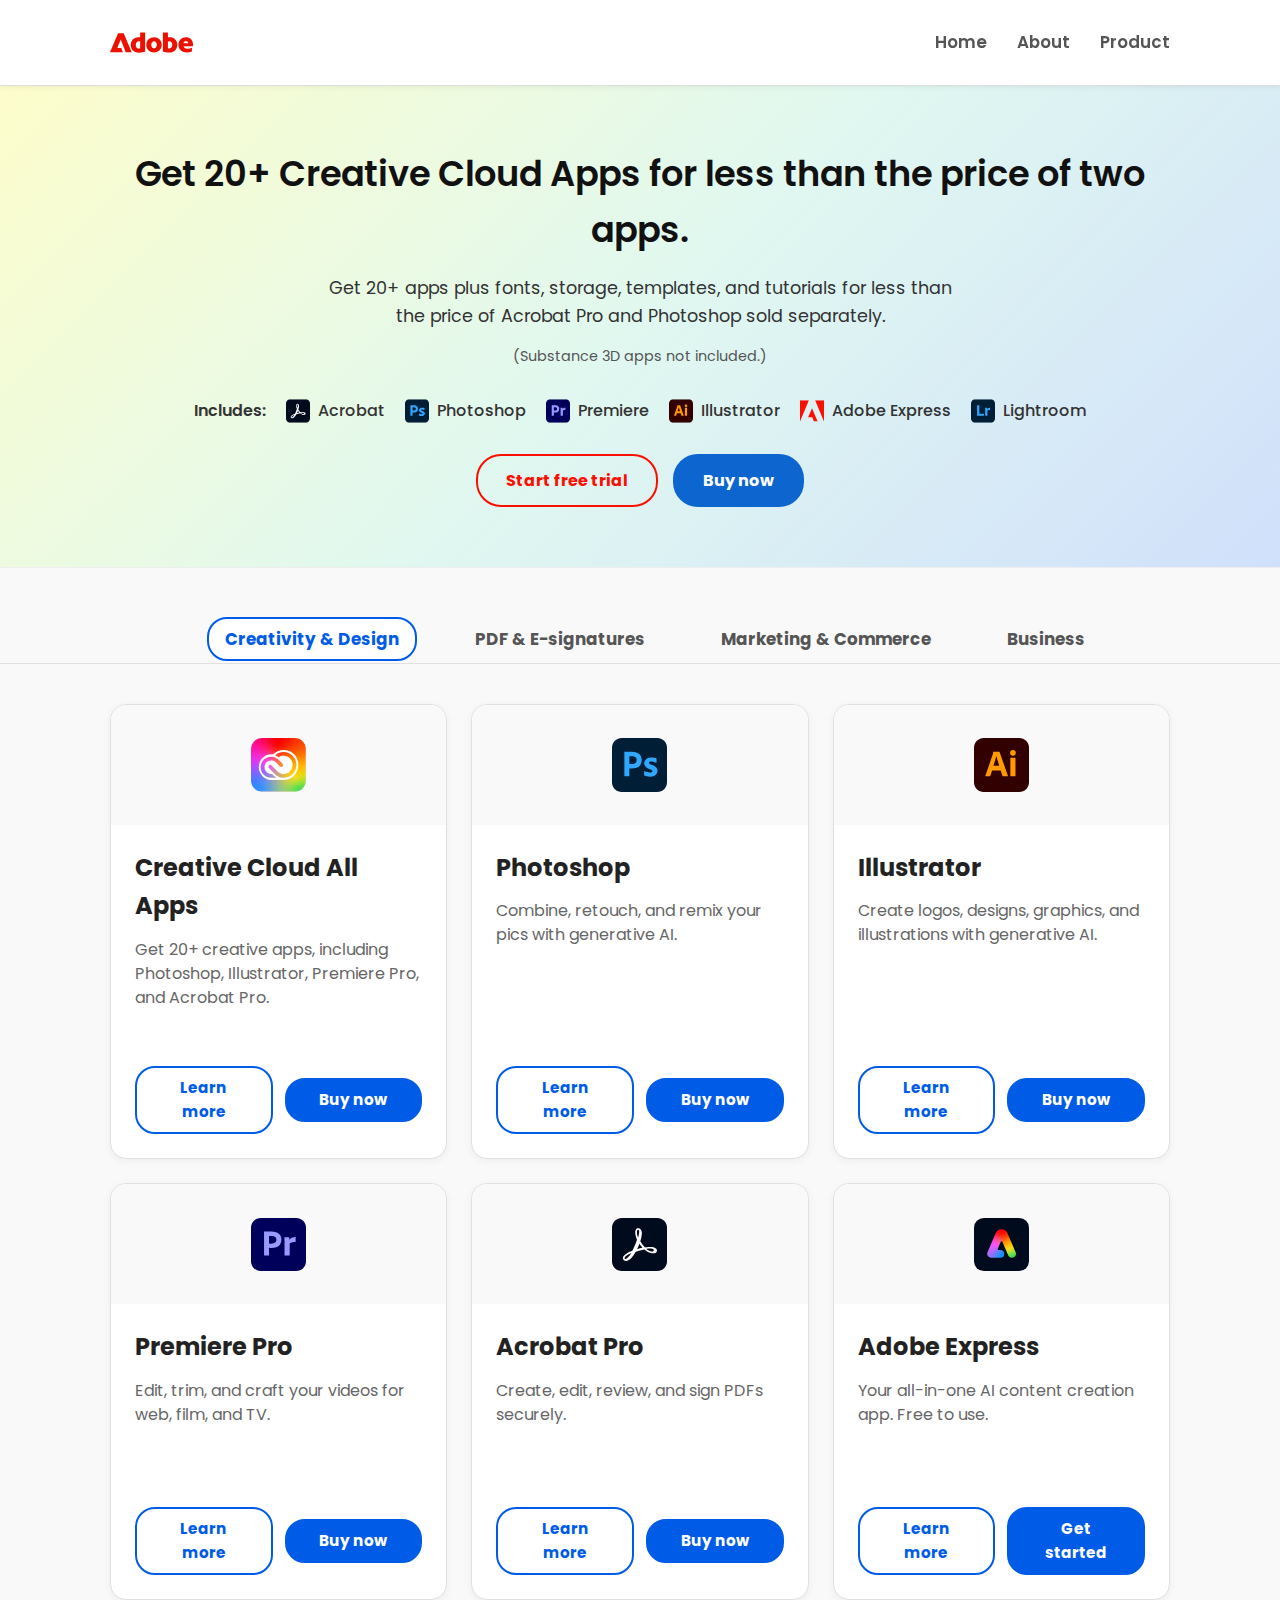
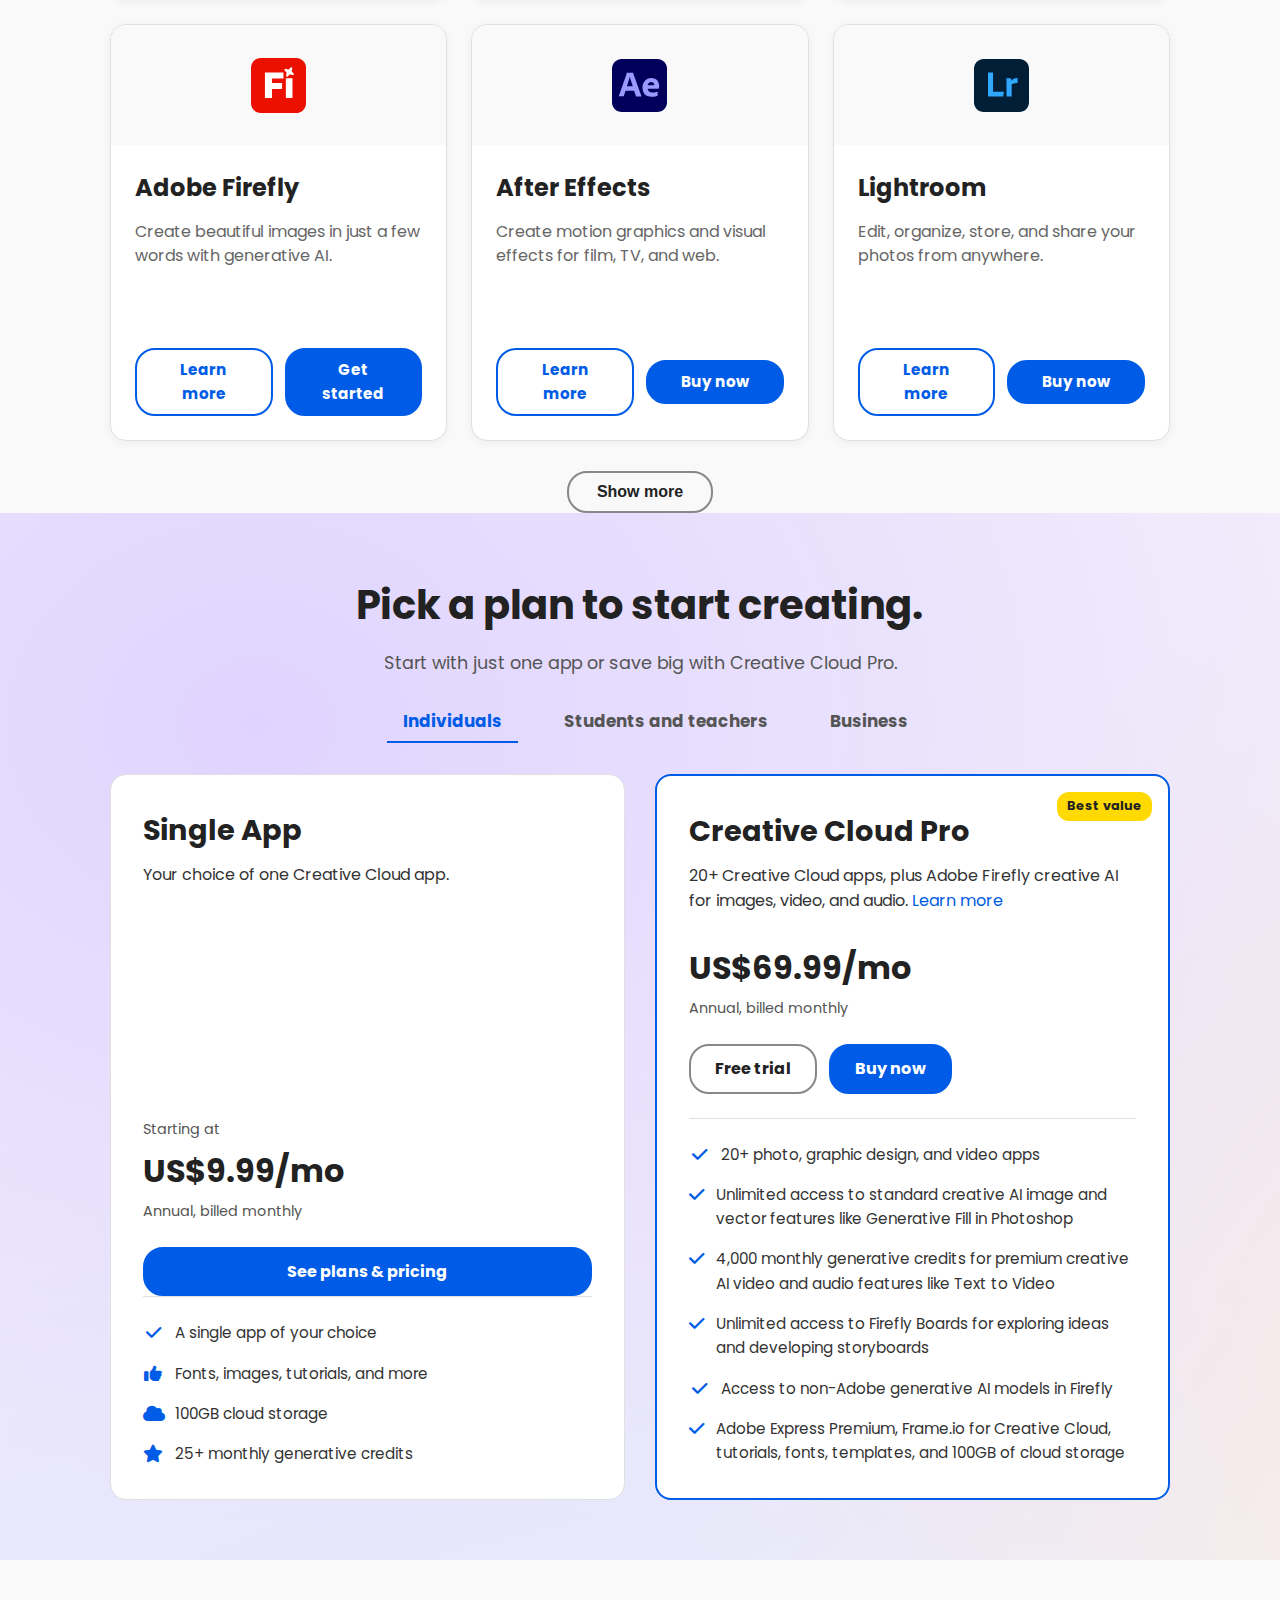
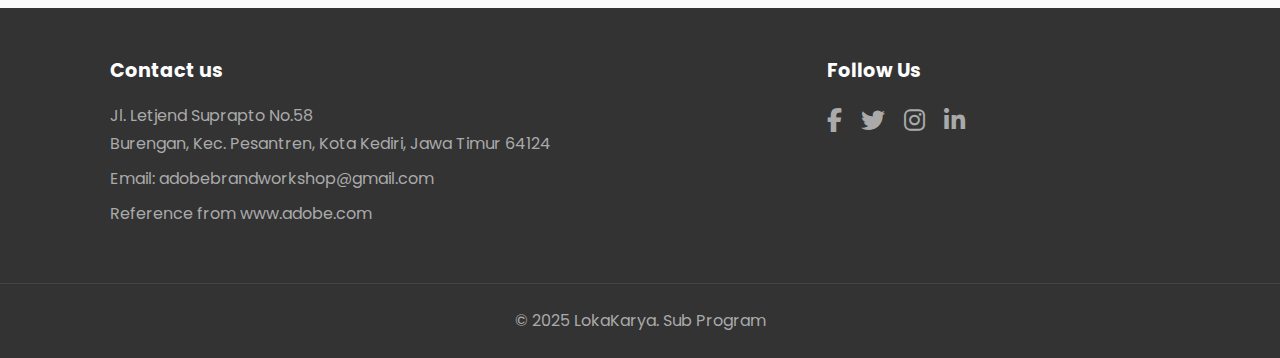
<file: product.html>
<!DOCTYPE html>
<html lang="id">
<head>
    <meta charset="UTF-8">
    <meta name="viewport" content="width=device-width, initial-scale=1.0">
    <title>BrandAdobe - Product</title>
    <link rel="stylesheet" href="https://cdnjs.cloudflare.com/ajax/libs/font-awesome/6.5.1/css/all.min.css">
    <link rel="stylesheet" href="style.css">
    <link rel="stylesheet" href="product.css">
    <link rel="icon" href="adobe.svg" type="image/png">
</head>
<body>

    <header>
        <nav class="container">
            <a href="index.html" class="logo">
                <img src="ADOBE LOGO.svg" alt="BrandAdobe Logo">
            </a>
            <ul>
                <li><a href="index.html">Home</a></li>
                <li><a href="about.html">About</a></li>
                <li><a href="product.html">Product</a></li>
            </ul>
        </nav>
    </header>

    <main>
        <section class="page-header">
    <div class="container">
        <h2>Get 20+ Creative Cloud Apps for less than the price of two apps.</h2>
        <p>Get 20+ apps plus fonts, storage, templates, and tutorials for less than the price of Acrobat Pro and Photoshop sold separately.</p>
        <p class="sub-note">(Substance 3D apps not included.)</p>

        <div class="app-list">
            <span>Includes:</span>
            <div class="app-icon">
                <img src="Adobe Icon Set 2022  Figma Icon (Community)/Acrobat.svg" alt="Acrobat icon"> Acrobat
            </div>
            <div class="app-icon">
                <img src="Adobe Icon Set 2022  Figma Icon (Community)/Photoshop.svg" alt="Photoshop icon"> Photoshop
            </div>
            <div class="app-icon">
                <img src="Adobe Icon Set 2022  Figma Icon (Community)/Premiere Pro.svg" alt="Premiere icon"> Premiere
            </div>
            <div class="app-icon">
                <img src="Adobe Icon Set 2022  Figma Icon (Community)/Illustrator.svg" alt="Illustrator icon"> Illustrator
            </div>
            <div class="app-icon">
                <img src="Adobe Icon Set 2022  Figma Icon (Community)/Adobe.svg" alt="Adobe Express icon"> Adobe Express
            </div>
            <div class="app-icon">
                <img src="Adobe Icon Set 2022  Figma Icon (Community)/Lightroom.svg" alt="Lightroom icon"> Lightroom
            </div>
        </div>

        <div class="header-buttons">
            <a href="#" class="btn btn-outline">Start free trial</a>
            <a href="#" class="btn btn-solid">Buy now</a>
        </div>
    </div>
</section>

        <nav class="product-filters">
    <div class="container">
        
        <button class="filter-toggle-btn" aria-label="Toggle filters" aria-expanded="false">
            <span>Filter Produk</span>
            <i class="fas fa-bars icon-hamburger"></i>
            <i class="fas fa-times icon-close"></i>
        </button>

        <div class="filter-menu-wrapper">
            <ul>
                <li><a href="#" class="active">Creativity & Design</a></li>
                <li><a href="#">PDF & E-signatures</a></li>
                <li><a href="#">Marketing & Commerce</a></li>
                <li><a href="#">Business</a></li>
            </ul>
        </div>

    </div>
    </nav>

        <section class="product-grid">
            <div class="container">
                
                <div class="product-card">
                    <div class="product-logo">
                        <img src="Adobe Icon Set 2022  Figma Icon (Community)/Creative Cloud.svg" alt="Creative Cloud">
                    </div>
                    <div class="product-info">
                        <h3>Creative Cloud All Apps</h3>
                        <p>Get 20+ creative apps, including Photoshop, Illustrator, Premiere Pro, and Acrobat Pro.</p>
                    </div>
                    <div class="product-buttons">
                        <a href="#" class="btn btn-secondary">Learn more</a>
                        <a href="#" class="btn btn-primary">Buy now</a>
                    </div>
                </div>

                <div class="product-card">
                    <div class="product-logo">
                        <img src="Adobe Icon Set 2022  Figma Icon (Community)/Photoshop.svg" alt="Photoshop">
                    </div>
                    <div class="product-info">
                        <h3>Photoshop</h3>
                        <p>Combine, retouch, and remix your pics with generative AI.</p>
                    </div>
                    <div class="product-buttons">
                        <a href="#" class="btn btn-secondary">Learn more</a>
                        <a href="#" class="btn btn-primary">Buy now</a>
                    </div>
                </div>

                <div class="product-card">
                    <div class="product-logo">
                        <img src="Adobe Icon Set 2022  Figma Icon (Community)/Illustrator.svg" alt="Illustrator">
                    </div>
                    <div class="product-info">
                        <h3>Illustrator</h3>
                        <p>Create logos, designs, graphics, and illustrations with generative AI.</p>
                    </div>
                    <div class="product-buttons">
                        <a href="#" class="btn btn-secondary">Learn more</a>
                        <a href="#" class="btn btn-primary">Buy now</a>
                    </div>
                </div>

                <div class="product-card">
                    <div class="product-logo">
                        <img src="Adobe Icon Set 2022  Figma Icon (Community)/Premiere Pro.svg" alt="Premiere Pro">
                    </div>
                    <div class="product-info">
                        <h3>Premiere Pro</h3>
                        <p>Edit, trim, and craft your videos for web, film, and TV.</p>
                    </div>
                    <div class="product-buttons">
                        <a href="#" class="btn btn-secondary">Learn more</a>
                        <a href="#" class="btn btn-primary">Buy now</a>
                    </div>
                </div>
                
                <div class="product-card">
                    <div class="product-logo">
                        <img src="Adobe Icon Set 2022  Figma Icon (Community)/Acrobat.svg" alt="Acrobat Pro">
                    </div>
                    <div class="product-info">
                        <h3>Acrobat Pro</h3>
                        <p>Create, edit, review, and sign PDFs securely.</p>
                    </div>
                    <div class="product-buttons">
                        <a href="#" class="btn btn-secondary">Learn more</a>
                        <a href="#" class="btn btn-primary">Buy now</a>
                    </div>
                </div>

                <div class="product-card">
                    <div class="product-logo">
                        <img src="express.svg" alt="Adobe Express">
                    </div>
                    <div class="product-info">
                        <h3>Adobe Express</h3>
                        <p>Your all-in-one AI content creation app. Free to use.</p>
                    </div>
                    <div class="product-buttons">
                        <a href="#" class="btn btn-secondary">Learn more</a>
                        <a href="#" class="btn btn-primary">Get started</a>
                    </div>
                </div>

                <div class="product-card">
                    <div class="product-logo">
                        <img src="firefly-appicon-55.svg" alt="Adobe Firefly">
                    </div>
                    <div class="product-info">
                        <h3>Adobe Firefly</h3>
                        <p>Create beautiful images in just a few words with generative AI.</p>
                    </div>
                    <div class="product-buttons">
                        <a href="#" class="btn btn-secondary">Learn more</a>
                        <a href="#" class="btn btn-primary">Get started</a>
                    </div>
                </div>

                <div class="product-card">
                    <div class="product-logo">
                        <img src="Adobe Icon Set 2022  Figma Icon (Community)/After Effects.svg" alt="After Effects">
                    </div>
                    <div class="product-info">
                        <h3>After Effects</h3>
                        <p>Create motion graphics and visual effects for film, TV, and web.</p>
                    </div>
                    <div class="product-buttons">
                        <a href="#" class="btn btn-secondary">Learn more</a>
                        <a href="#" class="btn btn-primary">Buy now</a>
                    </div>
                </div>

                <div class="product-card">
                    <div class="product-logo">
                        <img src="Adobe Icon Set 2022  Figma Icon (Community)/Lightroom.svg" alt="Lightroom">
                    </div>
                    <div class="product-info">
                        <h3>Lightroom</h3>
                        <p>Edit, organize, store, and share your photos from anywhere.</p>
                    </div>
                    <div class="product-buttons">
                        <a href="#" class="btn btn-secondary">Learn more</a>
                        <a href="#" class="btn btn-primary">Buy now</a>
                    </div>
                </div>

                <div class="product-card">
                    <div class="product-logo">
                        <img src="Adobe Icon Set 2022  Figma Icon (Community)/InDesign.svg" alt="InDesign">
                    </div>
                    <div class="product-info">
                        <h3>InDesign</h3>
                        <p>Design and publish elegant layouts for print and digital media.</p>
                    </div>
                    <div class="product-buttons">
                        <a href="#" class="btn btn-secondary">Learn more</a>
                        <a href="#" class="btn btn-primary">Buy now</a>
                    </div>
                </div>

                <div class="product-card">
                    <div class="product-logo">
                        <img src="Adobe Icon Set 2022  Figma Icon (Community)/Audition.svg" alt="Audition">
                    </div>
                    <div class="product-info">
                        <h3>Audition</h3>
                        <p>Record, mix, and restore audio for broadcast, podcast, and film.</p>
                    </div>
                    <div class="product-buttons">
                        <a href="#" class="btn btn-secondary">Learn more</a>
                        <a href="#" class="btn btn-primary">Buy now</a>
                    </div>
                </div>

                <div class="product-card">
                    <div class="product-logo">
                        <img src="Adobe Icon Set 2022  Figma Icon (Community)/Animate.svg" alt="Animate">
                    </div>
                    <div class="product-info">
                        <h3>Animate</h3>
                        <p>Design interactive vector animations for games, apps, and web.</p>
                    </div>
                    <div class="product-buttons">
                        <a href="#" class="btn btn-secondary">Learn more</a>
                        <a href="#" class="btn btn-primary">Buy now</a>
                    </div>
                </div>

                <div class="product-card">
                    <div class="product-logo">
                        <img src="Adobe Icon Set 2022  Figma Icon (Community)/Character Animator.svg" alt="Character Animator">
                    </div>
                    <div class="product-info">
                        <h3>Character Animator</h3>
                        <p>Animate 2D characters in real time with your own movements.</p>
                    </div>
                    <div class="product-buttons">
                        <a href="#" class="btn btn-secondary">Learn more</a>
                        <a href="#" class="btn btn-primary">Buy now</a>
                    </div>
                </div>

                <div class="product-card">
                    <div class="product-logo">
                        <img src="Adobe Icon Set 2022  Figma Icon (Community)/Dreamweaver.svg" alt="Dreamweaver">
                    </div>
                    <div class="product-info">
                        <h3>Dreamweaver</h3>
                        <p>Design and develop modern, responsive websites with code or visual tools.</p>
                    </div>
                    <div class="product-buttons">
                        <a href="#" class="btn btn-secondary">Learn more</a>
                        <a href="#" class="btn btn-primary">Buy now</a>
                    </div>
                </div>

                <div class="product-card">
                    <div class="product-logo">
                        <img src="Adobe Icon Set 2022  Figma Icon (Community)/InCopy.svg" alt="InCopy">
                    </div>
                    <div class="product-info">
                        <h3>InCopy</h3>
                        <p>Collaborate with copywriters and editors on InDesign documents.</p>
                    </div>
                    <div class="product-buttons">
                        <a href="#" class="btn btn-secondary">Learn more</a>
                        <a href="#" class="btn btn-primary">Buy now</a>
                    </div>
                </div>

                <div class="product-card">
                    <div class="product-logo">
                        <img src="Adobe Icon Set 2022  Figma Icon (Community)/Dimension.svg" alt="Dimension">
                    </div>
                    <div class="product-info">
                        <h3>Dimension</h3>
                        <p>Create photorealistic 3D images for branding, and design.</p>
                    </div>
                    <div class="product-buttons">
                        <a href="#" class="btn btn-secondary">Learn more</a>
                        <a href="#" class="btn btn-primary">Buy now</a>
                    </div>
                </div>

                <div class="product-card">
                    <div class="product-logo">
                        <img src="Adobe Icon Set 2022  Figma Icon (Community)/substance-3d-stager.svg" alt="Substance 3D Stager">
                    </div>
                    <div class="product-info">
                        <h3>Substance 3D Stager</h3>
                        <p>Assemble, light, and render photorealistic 3D scenes.</p>
                    </div>
                    <div class="product-buttons">
                        <a href="#" class="btn btn-secondary">Learn more</a>
                        <a href="#" class="btn btn-primary">Buy now</a>
                    </div>
                </div>

                <div class="product-card">
                    <div class="product-logo">
                        <img src="Adobe Icon Set 2022  Figma Icon (Community)/substance-3d-painter.svg" alt="Substance 3D Painter">
                    </div>
                    <div class="product-info">
                        <h3>Substance 3D Painter</h3>
                        <p>Texture your 3D assets in real-time with smart materials.</p>
                    </div>
                    <div class="product-buttons">
                        <a href="#" class="btn btn-secondary">Learn more</a>
                        <a href="#" class="btn btn-primary">Buy now</a>
                    </div>
                </div>

                <div class="product-card">
                    <div class="product-logo">
                        <img src="Adobe Icon Set 2022  Figma Icon (Community)/substance-3d-sampler.svg" alt="Substance 3D Sampler">
                    </div>
                    <div class="product-info">
                        <h3>Substance 3D Sampler</h3>
                        <p>Transform real-life pictures into high-end 3D materials.</p>
                    </div>
                    <div class="product-buttons">
                        <a href="#" class="btn btn-secondary">Learn more</a>
                        <a href="#" class="btn btn-primary">Buy now</a>
                    </div>
                </div>

                <div class="product-card">
                    <div class="product-logo">
                        <img src="Adobe Icon Set 2022  Figma Icon (Community)/substance-3d-designer.svg" alt="Substance 3D Designer">
                    </div>
                    <div class="product-info">
                        <h3>Substance 3D Designer</h3>
                        <p>Create seamless materials and patterns with node-based control.</p>
                    </div>
                    <div class="product-buttons">
                        <a href="#" class="btn btn-secondary">Learn more</a>
                        <a href="#" class="btn btn-primary">Buy now</a>
                    </div>
                </div>
                
                <div class="product-card">
                    <div class="product-logo">
                        <img src="Adobe Icon Set 2022  Figma Icon (Community)/Stock.svg" alt="Adobe Stock">
                    </div>
                    <div class="product-info">
                        <h3>Adobe Stock</h3>
                        <p>Find high-quality stock photos, videos, and templates.</p>
                    </div>
                    <div class="product-buttons">
                        <a href="#" class="btn btn-secondary">Learn more</a>
                        <a href="#" class="btn btn-primary">See plans</a>
                    </div>
                </div>

                <div class="product-card">
                    <div class="product-logo">
                        <img src="Adobe Icon Set 2022  Figma Icon (Community)/Fonts.svg" alt="Adobe Fonts">
                    </div>
                    <div class="product-info">
                        <h3>Adobe Fonts</h3>
                        <p>Access thousands of fonts from top foundries within your apps.</p>
                    </div>
                    <div class="product-buttons">
                        <a href="#" class="btn btn-secondary">Learn more</a>
                        <a href="#" class="btn btn-primary">Browse</a>
                    </div>
                </div>

                <div class="product-card">
                    <div class="product-logo">
                        <img src="Adobe Icon Set 2022  Figma Icon (Community)/frame-io.svg" alt="Frame.io">
                    </div>
                    <div class="product-info">
                        <h3>Frame.io</h3>
                        <p>Cloud-based video review and collaboration platform.</p>
                    </div>
                    <div class="product-buttons">
                        <a href="#" class="btn btn-secondary">Learn more</a>
                        <a href="#" class="btn btn-primary">Get started</a>
                    </div>
                </div>

                <div class="product-card">
                    <div class="product-logo">
                        <img src="Adobe Icon Set 2022  Figma Icon (Community)/Behance.svg" alt="Behance">
                    </div>
                    <div class="product-info">
                        <h3>Behance</h3>
                        <p>Showcase and discover creative work from around the world.</p>
                    </div>
                    <div class="product-buttons">
                        <a href="#" class="btn btn-secondary">Learn more</a>
                        <a href="#" class="btn btn-primary">Join free</a>
                    </div>
                </div>

                <div class="product-card">
                    <div class="product-logo">
                        <img src="Adobe Icon Set 2022  Figma Icon (Community)/Bridge.svg" alt="Bridge">
                    </div>
                    <div class="product-info">
                        <h3>Bridge</h3>
                        <p>Centralize, organize, and manage your creative assets.</p>
                    </div>
                    <div class="product-buttons">
                        <a href="#" class="btn btn-secondary">Learn more</a>
                        <a href="#" class="btn btn-primary">Download</a>
                    </div>
                </div>

                <div class="product-card">
                    <div class="product-logo">
                        <img src="Adobe Icon Set 2022  Figma Icon (Community)/Media Encoder.svg" alt="Media Encoder">
                    </div>
                    <div class="product-info">
                        <h3>Media Encoder</h3>
                        <p>Ingest, transcode, and output media files to any format.</p>
                    </div>
                    <div class="product-buttons">
                        <a href="#" class="btn btn-secondary">Learn more</a>
                        <a href="#" class="btn btn-primary">Buy now</a>
                    </div>
                </div>

                <div class="product-card">
                    <div class="product-logo">
                        <img src="Adobe Icon Set 2022  Figma Icon (Community)/Aero.svg" alt="Aero">
                    </div>
                    <div class="product-info">
                        <h3>Aero</h3>
                        <p>Design and share immersive augmented reality experiences.</p>
                    </div>
                    <div class="product-buttons">
                        <a href="#" class="btn btn-secondary">Learn more</a>
                        <a href="#" class="btn btn-primary">Get started</a>
                    </div>
                </div>

                <div class="product-card">
                    <div class="product-logo">
                        <img src="Adobe Icon Set 2022  Figma Icon (Community)/Fresco.svg" alt="Fresco">
                    </div>
                    <div class="product-info">
                        <h3>Fresco</h3>
                        <p>A digital drawing and painting app for your touch devices.</p>
                    </div>
                    <div class="product-buttons">
                        <a href="#" class="btn btn-secondary">Learn more</a>
                        <a href="#" class="btn btn-primary">Get started</a>
                    </div>
                </div>

                <div class="product-card">
                    <div class="product-logo">
                        <img src="Adobe Icon Set 2022  Figma Icon (Community)/Lightroom Classic.svg" alt="Lightroom Classic">
                    </div>
                    <div class="product-info">
                        <h3>Lightroom Classic</h3>
                        <p>Desktop-focused photo editing and organization.</p>
                    </div>
                    <div class="product-buttons">
                        <a href="#" class="btn btn-secondary">Learn more</a>
                        <a href="#" class="btn btn-primary">Buy now</a>
                    </div>
                </div>

                <div class="product-card">
                    <div class="product-logo">
                        <img src="Adobe Icon Set 2022  Figma Icon (Community)/Photoshop Express.svg" alt="Photoshop Express">
                    </div>
                    <div class="product-info">
                        <h3>Photoshop Express</h3>
                        <p>Quickly edit and transform images on mobile and web.</p>
                    </div>
                    <div class="product-buttons">
                        <a href="#" class="btn btn-secondary">Learn more</a>
                        <a href="#" class="btn btn-primary">Get started</a>
                    </div>
                </div>

                <div class="product-card">
                    <div class="product-logo">
                        <img src="Adobe Icon Set 2022  Figma Icon (Community)/acrobat-scan.svg" alt="Scan">
                    </div>
                    <div class="product-info">
                        <h3>Adobe Scan</h3>
                        <p>A free mobile app to scan documents, and photos into PDFs.</p>
                    </div>
                    <div class="product-buttons">
                        <a href="#" class="btn btn-secondary">Learn more</a>
                        <a href="#" class="btn btn-primary">Get free</a>
                    </div>
                </div>

                <div class="product-card">
                    <div class="product-logo">
                        <img src="Adobe Icon Set 2022  Figma Icon (Community)/fill-and-sign.svg" alt="Fill & Sign">
                    </div>
                    <div class="product-info">
                        <h3>Fill & Sign</h3>
                        <p>Easily fill, sign, and send PDF forms from any device.</p>
                    </div>
                    <div class="product-buttons">
                        <a href="#" class="btn btn-secondary">Learn more</a>
                        <a href="#" class="btn btn-primary">Get free</a>
                    </div>
                </div>

                <div class="product-card">
                    <div class="product-logo">
                        <img src="Adobe Icon Set 2022  Figma Icon (Community)/acrobat-reader.svg" alt="Acrobat Reader">
                    </div>
                    <div class="product-info">
                        <h3>Acrobat Reader</h3>
                        <p>The free global standard for viewing, printing, and commenting on PDFs.</p>
                    </div>
                    <div class="product-buttons">
                        <a href="#" class="btn btn-secondary">Learn more</a>
                        <a href="#" class="btn btn-primary">Download</a>
                    </div>
                </div>

                <div class="product-card">
                    <div class="product-logo">
                        <img src="Adobe Icon Set 2022  Figma Icon (Community)/substance-3d-modeler.svg" alt="Substance 3D Modeler">
                    </div>
                    <div class="product-info">
                        <h3>Substance 3D Modeler</h3>
                        <p>Sculpt and model your 3D creations in VR and on desktop.</p>
                    </div>
                    <div class="product-buttons">
                        <a href="#" class="btn btn-secondary">Learn more</a>
                        <a href="#" class="btn btn-primary">Buy now</a>
                    </div>
                </div>
                
                </div> <div class="load-more-container">
                <button id="load-more-btn" class="btn-load-more">Show more</button>
            </div>
        </section>
        
        <section class="pricing-plans">
            <div class="container">
                <h2>Pick a plan to start creating.</h2>
                <p>Start with just one app or save big with Creative Cloud Pro.</p>

                <nav class="plan-tabs">
                    <ul>
                        <li><a href="#" class="active">Individuals</a></li>
                        <li><a href="#">Students and teachers</a></li>
                        <li><a href="#">Business</a></li>
                    </ul>
                </nav>

                <div class="plan-grid">
                    <div class="plan-card">
                        <h3>Single App</h3>
                        <p class="description">Your choice of one Creative Cloud app.</p>
                        
                        <div class="price">
                            <span class="price-label">Starting at</span>
                            <span class="price-amount">US$9.99/mo</span>
                            <span class="price-billing">Annual, billed monthly</span>
                        </div>
                        
                        <a href="#" class="btn btn-plan-primary">See plans & pricing</a>
                        
                        <ul class="features-list">
                            <li><i class="fas fa-check"></i> A single app of your choice</li>
                            <li><i class="fas fa-thumbs-up"></i> Fonts, images, tutorials, and more</li>
                            <li><i class="fas fa-cloud"></i> 100GB cloud storage</li>
                            <li><i class="fas fa-star"></i> 25+ monthly generative credits</li>
                        </ul>
                    </div>

                    <div class="plan-card pro-plan">
                        <span class="best-value-tag">Best value</span>
                        <h3>Creative Cloud Pro</h3>
                        <p class="description">20+ Creative Cloud apps, plus Adobe Firefly creative AI for images, video, and audio. <a href="#">Learn more</a></p>
                        
                        <div class="price">
                            <span class="price-amount">US$69.99/mo</span>
                            <span class="price-billing">Annual, billed monthly</span>
                        </div>
                        
                        <div class="plan-buttons">
                            <a href="#" class="btn btn-plan-secondary">Free trial</a>
                            <a href="#" class="btn btn-plan-primary">Buy now</a>
                        </div>
                        
                        <ul class="features-list">
                            <li><i class="fas fa-check"></i> 20+ photo, graphic design, and video apps</li>
                            <li><i class="fas fa-check"></i> Unlimited access to standard creative AI image and vector features like Generative Fill in Photoshop</li>
                            <li><i class="fas fa-check"></i> 4,000 monthly generative credits for premium creative AI video and audio features like Text to Video</li>
                            <li><i class="fas fa-check"></i> Unlimited access to Firefly Boards for exploring ideas and developing storyboards</li>
                            <li><i class="fas fa-check"></i> Access to non-Adobe generative AI models in Firefly</li>
                            <li><i class="fas fa-check"></i> Adobe Express Premium, Frame.io for Creative Cloud, tutorials, fonts, templates, and 100GB of cloud storage</li>
                        </ul>
                    </div>
                </div>
            </div>
        </section>
    </main>

    <footer>
        <div class="container footer-content">
            <div class="footer-contact">
                <h4>Contact us</h4>
                <p>Jl. Letjend Suprapto No.58<br>Burengan, Kec. Pesantren, Kota Kediri, Jawa Timur 64124</p>
                <p>Email: adobebrandworkshop@gmail.com</p>
                <p>Reference from www.adobe.com</p>
            </div>
            <div class="footer-social">
                <h4>Follow Us</h4>
                <a href="#" aria-label="Facebook"><i class="fab fa-facebook-f"></i></a>
                <a href="#" aria-label="Twitter"><i class="fab fa-twitter"></i></a>
                <a href="#" aria-label="Instagram"><i class="fab fa-instagram"></i></a>
                <a href="#" aria-label="LinkedIn"><i class="fab fa-linkedin-in"></i></a>
            </div>
        </div>
        <div class="footer-bottom">
            <p>&copy; 2025 LokaKarya. Sub Program</p>
        </div>
    </footer>

    <script src="script.js"></script>
    
</body>
</html>
</file>
<file: style.css>
@import url(https://fonts.googleapis.com/css2?family=Poppins:wght@300;400;500;600;700&display=swap);

* {
    box-sizing: border-box;
    margin: 0;
    padding: 0;
}

body {
    font-family: 'Poppins', sans-serif;
    line-height: 1.6;
    color: #333;
    background-color: #f9f9f9;
}

.container {
    max-width: 1100px;
    margin: 0 auto;
    padding: 0 20px;
}

header {
    background: #ffffff;
    border-bottom: 1px solid #ddd;
    padding: 1.25rem 0;
    position: sticky;
    top: 0;
    z-index: 1000;
    box-shadow: 0 2px 5px rgba(0,0,0,0.05);
}

header nav {
    display: flex;
    justify-content: space-between;
    align-items: center;
}

.logo {
    text-decoration: none; 
}

.logo img {
    height: 45px;
    width: auto;
    display: block;
}

nav ul {
    display: flex;
    list-style: none;
}

nav ul li {
    margin-left: 30px;
}

nav ul li a {
    text-decoration: none;
    color: #555;
    font-weight: 600;
    font-size: 1.05rem;
    padding-bottom: 5px;
    transition: color 0.3s ease, border-bottom 0.3s ease;
}

nav ul li a:hover {
    color: #FA0F00;
}

nav ul li a.active {
    color: #FA0F00;
    border-bottom: 2px solid #FA0F00;
}

footer {
    background: #333;
    color: #aaa;
    padding-top: 3rem;
    margin-top: 3rem;
}

.footer-content {
    display: grid;
    grid-template-columns: 2fr 1fr;
    gap: 30px;
    padding-bottom: 3rem;
}

.footer-contact h4, .footer-social h4 {
    color: #ffffff;
    font-size: 1.2rem;
    margin-bottom: 1rem;
}

.footer-contact p {
    margin-bottom: 0.5rem;
    line-height: 1.7;
}

.footer-social a {
    color: #aaa;
    text-decoration: none;
    font-size: 1.5rem;
    margin-right: 15px;
    transition: color 0.3s ease;
}

.footer-social a:hover {
    color: #FA0F00;
}

.footer-bottom {
    text-align: center;
    padding: 1.5rem 0;
    border-top: 1px solid #444;
}

.page-header {
    background: #ffffff;
    padding: 3rem 0;
    text-align: center;
    border-bottom: 1px solid #eee;
    margin-bottom: 3rem;
}

.page-header h1 {
    font-size: 2.5rem;
}

.cta-button {
    background: #FA0F00;
    color: #ffffff;
    padding: 12px 25px;
    text-decoration: none;
    border-radius: 5px;
    font-weight: bold;
    font-size: 1rem;
    transition: background-color 0.3s ease, transform 0.3s ease;
}

.cta-button:hover {
    background: #b81509;
    transform: translateY(-2px);
}


@media (max-width: 768px) {
    .logo {
        font-size: 1.5rem;
    }

    header nav {
        flex-direction: column;
        align-items: center;
    }
    
    nav ul {
        margin-top: 1rem;
        padding-left: 0;
    }

    nav ul li {
        margin: 0 10px;
    }
}

.product-card {
    background: #ffffff;
    border-radius: 8px;
    border: 1px solid #ddd;
    overflow: hidden;
    box-shadow: 0 4px 10px rgba(0,0,0,0.05);
    transition: transform 0.3s ease, box-shadow 0.3s ease;
}

.product-card:hover {
    transform: translateY(-5px);
    box-shadow: 0 6px 15px rgba(0,0,0,0.1);
}

.product-image {
    width: 100%;
    height: 200px;
    background-color: #eee;
}

.product-info {
    padding: 1.5rem;
}

.product-info h3 {
    font-size: 1.4rem;
    margin-bottom: 0.5rem;
}

.product-info p {
    color: #666;
    margin-bottom: 1rem;
    font-size: 0.95rem;
    min-height: 40px;
}

.product-info .price {
    font-size: 1.2rem;
    font-weight: bold;
    color: #FA0F00;
}

@media (max-width: 768px) {
    .footer-content {
        grid-template-columns: 1fr;
        text-align: center;
    }
    .footer-social {
        margin-top: 2rem;
    }
}
</file>
<file: product.css>
.page-header {
    background: linear-gradient(135deg, #fdfdcb 0%, #e0f8f0 50%, #d0e0fb 100%);
    color: #333;
    padding: 60px 0;
    text-align: center;
}

.page-header h2 {
    font-size: 2.2rem;
    font-weight: 600;
    margin-bottom: 15px;
    color: #111;
}

.page-header p {
    font-size: 1.1rem;
    max-width: 650px; 
    margin: 0 auto 15px auto;
    line-height: 1.6;
}

.page-header p.sub-note {
    font-size: 0.9rem;
    color: #555;
    margin-bottom: 30px;
}

.app-list {
    display: flex;
    flex-wrap: wrap; 
    justify-content: center;
    align-items: center;
    gap: 20px;
    margin-bottom: 30px;
    font-size: 1rem;
    font-weight: 500;
}

.app-list > span {
    font-weight: 600;
}

.app-icon {
    display: flex;
    align-items: center;
    gap: 8px; 
}

.app-icon img {
    width: 24px;
    height: 24px;
}

.header-buttons {
    display: flex;
    justify-content: center;
    gap: 15px;
}

.btn {
    display: inline-block;
    padding: 12px 28px;
    text-decoration: none;
    border-radius: 25px;
    font-weight: bold;
    font-size: 1rem;
    transition: all 0.3s ease;
}

.btn-outline {
    border: 2px solid #FA0F00;
    color: #FA0F00;
    background-color: transparent;
}

.btn-outline:hover {
    background-color: #FA0F00;
    color: #ffffff;
}

.btn-solid {
    background-color: #0d66d0; 
    color: #ffffff;
    border: 2px solid #0d66d0;
}

.btn-solid:hover {
    background-color: #0a58b4;
    border-color: #0a58b4;
}

.product-filters {
    background-color: #F9F9F9;
    border-bottom: 1px solid #E0E0E0;
    padding: 10px 0;
    margin-bottom: 40px;
}

.product-filters ul {
    list-style: none;
    display: flex;
    justify-content: center;
    flex-wrap: wrap;
    gap: 10px;
    padding: 0;
    margin: 0;
}

.product-filters li a {
    padding: 8px 16px;
    text-decoration: none;
    color: #555;
    font-weight: bold;
    border-radius: 20px;
    border: 2px solid transparent;
    transition: color 0.3s, background-color 0.3s, border-color 0.3s;
}

.product-filters li a.active,
.product-filters li a:hover {
    color: #005CE6;
    background-color: #FFFFFF;
    border-color: #005CE6;
}

.product-grid .container {
    display: grid;
    grid-template-columns: repeat(3, 1fr); 
    gap: 24px;
}

.product-card {
    border-radius: 16px;
    overflow: hidden;
    display: flex; 
    flex-direction: column;
    transition: transform 0.3s ease, box-shadow 0.3s ease;
    background-color: #FFFFFF; 
    border: 1px solid #E0E0E0;
    box-shadow: 0 2px 8px rgba(0,0,0,0.05);
}

.product-card:hover {
    transform: scale(1.02);
    box-shadow: 0 6px 16px rgba(0,0,0,0.1);
}

.product-card .product-logo {
    display: flex;
    align-items: center;
    justify-content: center;
    height: 120px;
    padding: 20px;
    background-color: #F9F9F9;
}

.product-card .product-logo img {
    height: 55px;
    width: 55px;
    object-fit: contain;
}

.product-card .product-info {
    padding: 24px;
    flex-grow: 1;
    display: flex;
    flex-direction: column;
    color: #222222;
}

.product-card .product-info h3 {
    font-size: 1.5rem;
    margin: 0 0 12px 0;
    color: #222;
}

.product-card .product-info p {
    font-size: 1rem;
    line-height: 1.5;
    margin: 0 0 24px 0;
    font-weight: 400; 
    flex-grow: 1; 
    min-height: 80px;
}

.product-buttons {
    display: flex;
    gap: 12px;
    align-items: center;
    padding: 0 24px 24px 24px;
}

.product-buttons .btn {
    display: inline-block;
    padding: 8px 20px;
    border-radius: 20px;
    text-decoration: none;
    font-weight: bold;
    font-size: 0.95rem;
    transition: background-color 0.2s, color 0.2s, border-color 0.2s;
    width: 100%;
    text-align: center;
}

.product-buttons .btn-primary {
    background-color: #005CE6;
    color: #ffffff;
    border: 2px solid #005CE6;
}

.product-buttons .btn-secondary {
    background-color: transparent;
    color: #005CE6;
    border: 2px solid #005CE6;
}

.product-buttons .btn-primary:hover {
    background-color: #004ABC;
    border-color: #004ABC;
}

.product-buttons .btn-secondary:hover {
    background-color: #F0F8FF;
}

.product-hidden {
    display: none;
}

.load-more-container {
    text-align: center;
    padding: 30px 0 0 0; 
}

.load-more-container {
    text-align: center;
    padding: 30px 0 0 0;
}

.btn-load-more {
    display: inline-block;
    padding: 10px 28px;
    border-radius: 20px;
    text-decoration: none;
    font-weight: bold;
    font-size: 1rem;
    transition: background-color 0.2s, color 0.2s, border-color 0.2s;
    background-color: transparent;
    color: #222;
    border: 2px solid #888;
    cursor: pointer;
}

.btn-load-more:hover {
    background-color: #f0f0f0;
    border-color: #222;
}

.pricing-plans {
    padding: 60px 0;
    background-image: 
        radial-gradient(at 10% 10%, #e0d4ff 0px, transparent 50%),
        radial-gradient(at 80% 40%, #ffe7d1 0px, transparent 50%),
        radial-gradient(at 20% 90%, #d4e9ff 0px, transparent 50%);
    background-size: 200% 200%; 
    background-repeat: no-repeat;
    animation: moveGradient 5s ease-in-out infinite alternate;
}

.pricing-plans h2 {
    text-align: center;
    font-size: 2.5rem;
    margin-bottom: 12px;
    color: #222;
}

.pricing-plans > .container > p {
    text-align: center;
    font-size: 1.1rem;
    margin-bottom: 30px;
    color: #555;
}

.plan-tabs {
    display: flex;
    justify-content: center;
    margin-bottom: 40px;
}

.plan-tabs ul {
    list-style: none;
    display: flex;
    padding: 0;
    margin: 0;
}

.plan-tabs li a {
    padding: 8px 16px;
    text-decoration: none;
    color: #555;
    font-weight: bold;
    border-bottom: 3px solid transparent;
    transition: color 0.3s, border-color 0.3s;
}

.plan-tabs li a.active,
.plan-tabs li a:hover {
    color: #005CE6;
    border-bottom-color: #005CE6;
}

.plan-grid {
    display: grid;
    grid-template-columns: repeat(2, 1fr);
    gap: 30px;
    align-items: stretch;
}

.plan-card {
    border: 1px solid #E0E0E0;
    border-radius: 16px;
    padding: 32px;
    display: flex;
    flex-direction: column;
    background-color: #fff;
    position: relative;
}

.plan-card.pro-plan {
    border-color: #005CE6;
    border-width: 2px;
}

.best-value-tag {
    position: absolute;
    top: 16px;
    right: 16px;
    background-color: #FFD900;
    color: #222;
    padding: 4px 10px;
    border-radius: 12px;
    font-size: 0.8rem;
    font-weight: bold;
}

.plan-card h3 {
    font-size: 1.8rem;
    color: #222;
    margin-top: 0;
    margin-bottom: 8px;
}

.plan-card .description {
    font-size: 1rem;
    color: #333;
    margin-bottom: 24px;
    flex-grow: 1;
    min-height: 40px;
}

.plan-card .description a {
    color: #005CE6;
    text-decoration: none;
}
.plan-card .description a:hover {
    text-decoration: underline;
}

.price {
    margin-bottom: 24px;
}

.price .price-label {
    font-size: 0.9rem;
    color: #555;
    display: block;
}

.price .price-amount {
    font-size: 2rem;
    font-weight: bold;
    color: #222;
    margin: 4px 0;
    display: block;
}

.price .price-billing {
    font-size: 0.9rem;
    color: #555;
    display: block;
}

.features-list {
    list-style: none;
    padding: 0;
    margin: 0;
    padding-top: 24px;
    border-top: 1px solid #E0E0E0;
}

.features-list li {
    display: flex;
    align-items: flex-start;
    gap: 12px;
    font-size: 0.95rem;
    color: #333;
    margin-bottom: 16px;
}
.features-list li:last-child {
    margin-bottom: 0;
}

.features-list li i {
    color: #005CE6;
    font-size: 1.1rem;
    width: 20px;
    text-align: center;
    margin-top: 3px;
}

.plan-buttons {
    display: flex;
    gap: 12px;
    margin-bottom: 24px;
}

.btn-plan-primary,
.btn-plan-secondary {
    display: inline-block;
    padding: 10px 24px;
    border-radius: 20px;
    text-decoration: none;
    font-weight: bold;
    font-size: 1rem;
    transition: background-color 0.2s, color 0.2s, border-color 0.2s;
    text-align: center;
}

.btn-plan-primary {
    background-color: #005CE6;
    color: #ffffff;
    border: 2px solid #005CE6;
}
.btn-plan-primary:hover {
    background-color: #004ABC;
    border-color: #004ABC;
}

.btn-plan-secondary {
    background-color: transparent;
    color: #222;
    border: 2px solid #888;
}
.btn-plan-secondary:hover {
    background-color: #f0f0f0;
    border-color: #222;
}

.filter-toggle-btn {
    display: none;
    background: none;
    border: none;
    color: #222;
    font-size: 1.1rem;
    font-weight: bold;
    cursor: pointer;
    width: 100%;
    text-align: left;
    padding: 12px 15px;
    justify-content: space-between;
    align-items: center;
    border-bottom: 1px solid #E0E0E0;
}

.filter-toggle-btn .icon-close {
    display: none;
}

.filter-menu-wrapper {
    display: block;
}

@media (max-width: 992px) {
    .product-grid .container {
        grid-template-columns: repeat(2, 1fr);
    }
}

@media (max-width: 900px) {
    .plan-grid {
        grid-template-columns: 1fr;
    }

    .plan-card .description {
        min-height: auto;
    }
}

@media (max-width: 768px) {
    .product-grid .container {
        grid-template-columns: 1fr;
    }

    .product-card .product-info p {
        min-height: auto;
    }
    
    .filter-toggle-btn {
        display: flex;
    }

    .filter-menu-wrapper {
        display: none;
        background-color: #ffffff;
        box-shadow: 0 4px 10px rgba(0,0,0,0.05);
    }
    
    .product-filters ul {
        display: flex;
        flex-direction: column;
        justify-content: flex-start;
        flex-wrap: nowrap;
        overflow-x: visible;
        padding: 10px 0;
        gap: 0; 
    }
    
    .product-filters li {
        width: 100%;
    }

    .product-filters li a {
        display: block;
        border-radius: 0;
        padding: 14px 20px;
        border: none;
        border-bottom: 1px solid #f0f0f0;
    }

    .product-filters li:last-child a {
        border-bottom: none;
    }

    .product-filters li a.active,
    .product-filters li a:hover {
        color: #005CE6;
        background-color: #F0F8FF;
        border-color: transparent;
    }
    
    .filter-menu-wrapper.filter-menu-open {
        display: block;
    }
    
    .filter-toggle-btn.menu-open .icon-hamburger {
        display: none;
    }
    
    .filter-toggle-btn.menu-open .icon-close {
        display: block;
    }

    .product-filters .container {
        padding: 0;
    }
}

@keyframes moveGradient {
    0% {
        /* Mulai dari posisi kiri atas */
        background-position: 0% 0%;
    }
    100% {
        /* Bergerak ke posisi kanan bawah */
        background-position: 100% 100%;
    }
}
</file>
